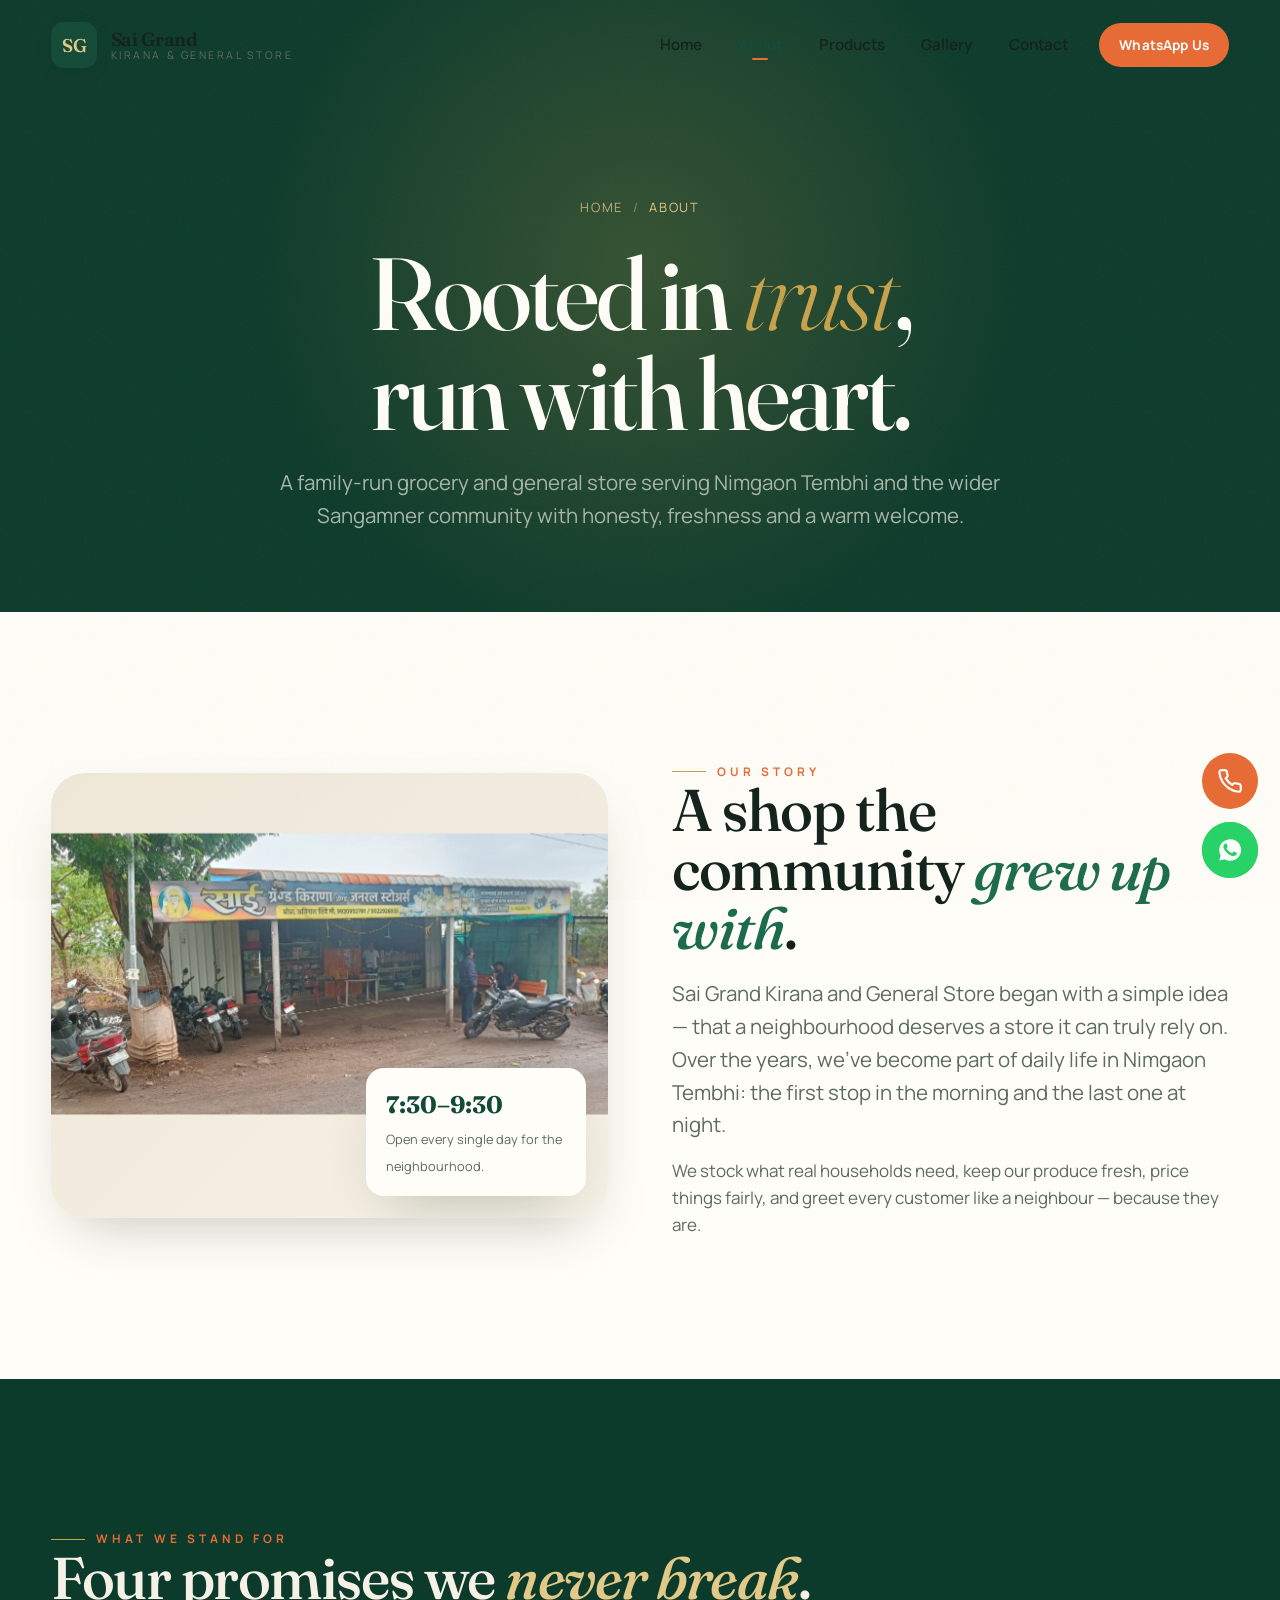
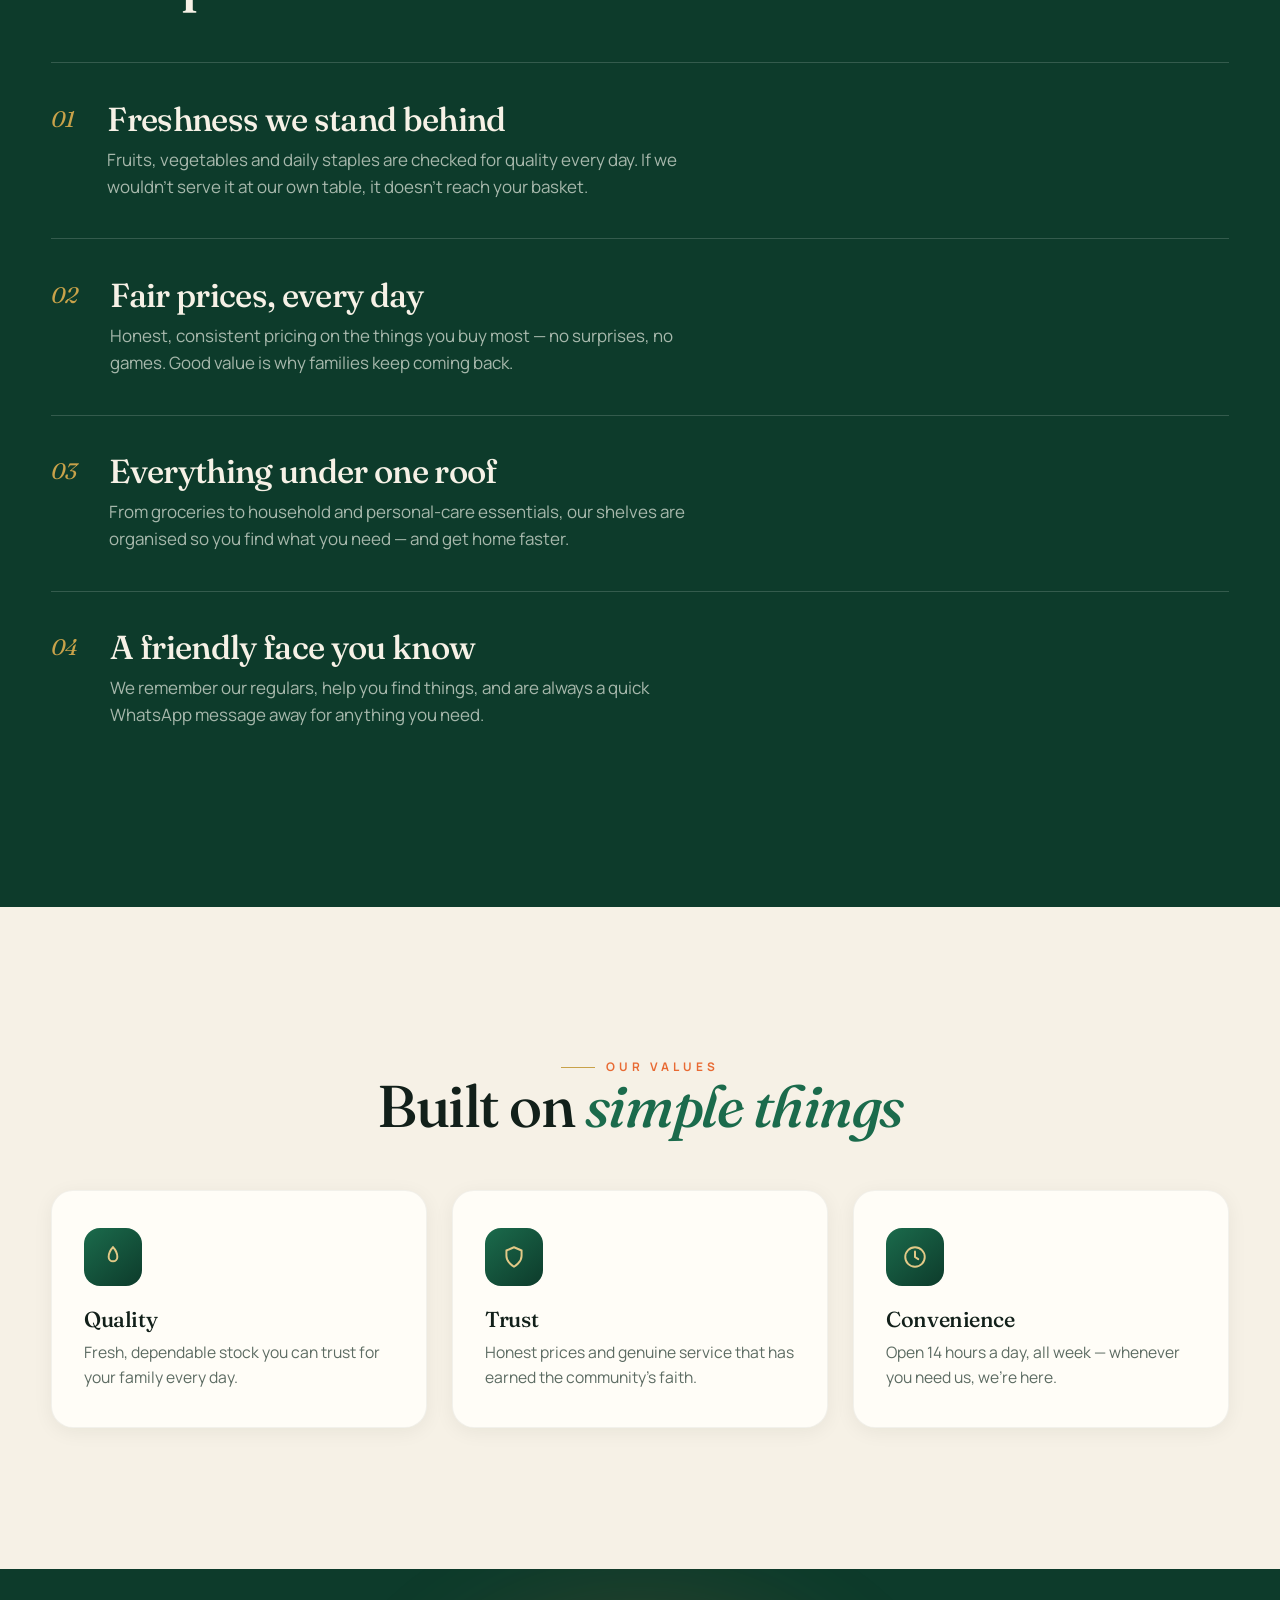
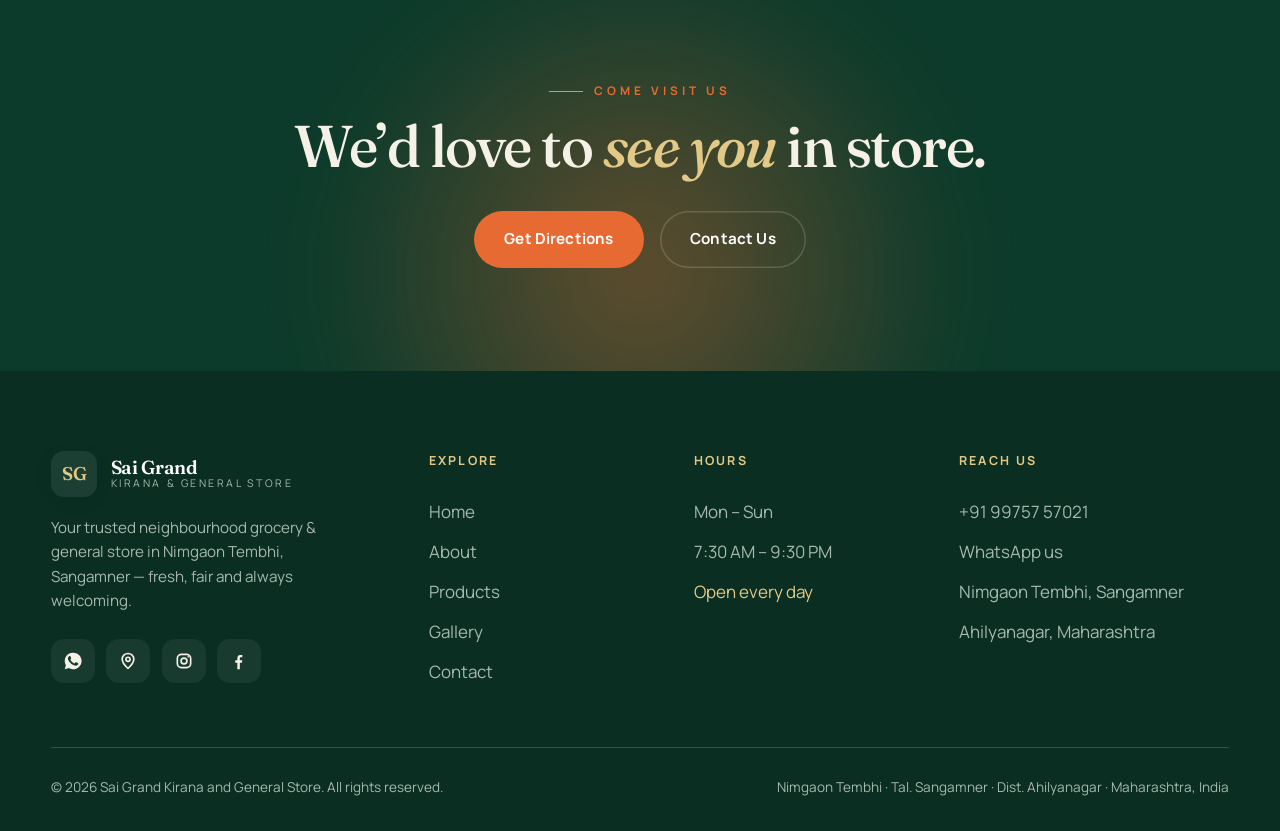
<file: about.html>
<!DOCTYPE html>
<html lang="en">
<head>
<meta charset="UTF-8" />
<meta name="viewport" content="width=device-width, initial-scale=1.0" />
<title>About Us | Sai Grand Kirana and General Store, Nimgaon Tembhi</title>
<meta name="description" content="The story of Sai Grand Kirana and General Store — a trusted neighbourhood grocery in Nimgaon Tembhi, Tal. Sangamner, Dist. Ahilyanagar, Maharashtra. Freshness, fair prices and friendly service, every day." />
<meta name="theme-color" content="#0d3b2b" />
<link rel="canonical" href="https://premium-kirana-7.preview.emergentagent.com/about.html" />
<meta property="og:title" content="About Sai Grand Kirana and General Store" />
<meta property="og:description" content="A neighbourhood grocery built on freshness, fair prices and trust — in Nimgaon Tembhi, Sangamner." />
<meta property="og:image" content="D:\shop\new\sai-grand-store\frontend\site\images\shop\shop.jpeg" />
<link rel="icon" href="data:image/svg+xml,%3Csvg xmlns='http://www.w3.org/2000/svg' viewBox='0 0 100 100'%3E%3Crect width='100' height='100' rx='24' fill='%23124a37'/%3E%3Ctext x='50' y='68' font-family='Georgia' font-size='52' fill='%23e2c987' text-anchor='middle'%3ES%3C/text%3E%3C/svg%3E" />
<link rel="preconnect" href="https://fonts.googleapis.com" />
<link rel="preconnect" href="https://fonts.gstatic.com" crossorigin />
<link href="https://fonts.googleapis.com/css2?family=Fraunces:ital,opsz,wght@0,9..144,300..700;1,9..144,300..600&family=Manrope:wght@300;400;500;600;700;800&display=swap" rel="stylesheet" />
<link rel="stylesheet" href="css/style.css?v=7" />
</head>
<body>
<header class="nav" id="nav">
  <div class="nav__inner container">
    <a class="brand" href="index.html" data-testid="brand-logo"><span class="brand__mark">SG</span><span class="brand__text"><b>Sai Grand</b><em>Kirana &amp; General Store</em></span></a>
    <nav class="nav__links" id="navLinks" data-testid="nav-links">
      <a href="index.html" data-testid="nav-home">Home</a>
      <a href="about.html" class="active" data-testid="nav-about">About</a>
      <a href="products.html" data-testid="nav-products">Products</a>
      <a href="gallery.html" data-testid="nav-gallery">Gallery</a>
      <a href="contact.html" data-testid="nav-contact">Contact</a>
      <a class="btn btn--sm btn--accent nav__cta" href="https://wa.me/919975757021" target="_blank" rel="noopener" data-testid="nav-whatsapp">WhatsApp Us</a>
    </nav>
    <button class="nav__toggle" id="navToggle" aria-label="Toggle menu" data-testid="nav-toggle"><span></span><span></span><span></span></button>
  </div>
</header>

<div id="scroll-content">
  <section class="page-hero" data-testid="page-hero">
    <div class="page-hero__glow"></div>
    <div class="container">
      <div class="crumbs"><a href="index.html">Home</a><span>/</span>About</div>
      <h1 class="display">Rooted in <em>trust</em>,<br>run with heart.</h1>
      <p class="lead">A family-run grocery and general store serving Nimgaon Tembhi and the wider Sangamner community with honesty, freshness and a warm welcome.</p>
    </div>
  </section>

  <section class="section section--paper" data-testid="about-story">
    <div class="container">
      <div class="split">
        <div class="split__media split__media--tall" data-reveal="scale">
          <img data-parallax="0.05" src="images\shop\shop.jpeg" alt="Sai Grand Kirana storefront in the evening" loading="lazy">
          <div class="float-card"><b>7:30–9:30</b><span>Open every single day for the neighbourhood.</span></div>
        </div>
        <div>
          <span class="eyebrow" data-reveal>Our story</span>
          <h2 class="section-title" data-reveal data-delay="1">A shop the community <em>grew up with</em>.</h2>
          <p class="lead" data-reveal data-delay="2" style="margin-top:1.2rem">Sai Grand Kirana and General Store began with a simple idea — that a neighbourhood deserves a store it can truly rely on. Over the years, we’ve become part of daily life in Nimgaon Tembhi: the first stop in the morning and the last one at night.</p>
          <p style="margin-top:1rem;color:var(--muted)" data-reveal data-delay="3">We stock what real households need, keep our produce fresh, price things fairly, and greet every customer like a neighbour — because they are.</p>
        </div>
      </div>
    </div>
  </section>

  <section class="section section--dark on-dark" data-testid="about-manifesto">
    <div class="container">
      <div class="section__head"><span class="eyebrow" data-reveal>What we stand for</span><h2 class="section-title" data-reveal data-delay="1">Four promises we <em>never break</em>.</h2></div>
      <div class="chapter" data-reveal><div class="chapter__num">01</div><div><h3>Freshness we stand behind</h3><p>Fruits, vegetables and daily staples are checked for quality every day. If we wouldn’t serve it at our own table, it doesn’t reach your basket.</p></div></div>
      <div class="chapter" data-reveal><div class="chapter__num">02</div><div><h3>Fair prices, every day</h3><p>Honest, consistent pricing on the things you buy most — no surprises, no games. Good value is why families keep coming back.</p></div></div>
      <div class="chapter" data-reveal><div class="chapter__num">03</div><div><h3>Everything under one roof</h3><p>From groceries to household and personal-care essentials, our shelves are organised so you find what you need — and get home faster.</p></div></div>
      <div class="chapter" data-reveal><div class="chapter__num">04</div><div><h3>A friendly face you know</h3><p>We remember our regulars, help you find things, and are always a quick WhatsApp message away for anything you need.</p></div></div>
    </div>
  </section>

  <section class="section" data-testid="about-values">
    <div class="container">
      <div class="section__head section__head--center"><span class="eyebrow eyebrow--center" data-reveal>Our values</span><h2 class="section-title" data-reveal data-delay="1">Built on <em>simple things</em></h2></div>
      <div class="grid-3">
        <article class="card" data-reveal><div class="card__icon"><svg viewBox="0 0 24 24" fill="none" stroke="currentColor" stroke-width="1.8"><path d="M12 3c3 3 4 6 4 9a4 4 0 11-8 0c0-3 1-6 4-9z"/></svg></div><h3>Quality</h3><p>Fresh, dependable stock you can trust for your family every day.</p></article>
        <article class="card" data-reveal data-delay="1"><div class="card__icon"><svg viewBox="0 0 24 24" fill="none" stroke="currentColor" stroke-width="1.8"><path d="M12 21s-7-4-7-10V6l7-3 7 3v5c0 6-7 10-7 10z" stroke-linejoin="round"/></svg></div><h3>Trust</h3><p>Honest prices and genuine service that has earned the community’s faith.</p></article>
        <article class="card" data-reveal data-delay="2"><div class="card__icon"><svg viewBox="0 0 24 24" fill="none" stroke="currentColor" stroke-width="1.8"><circle cx="12" cy="12" r="9"/><path d="M12 7v5l3 2" stroke-linecap="round"/></svg></div><h3>Convenience</h3><p>Open 14 hours a day, all week — whenever you need us, we’re here.</p></article>
      </div>
    </div>
  </section>

  <section class="cta-band on-dark" data-testid="cta-band">
    <div class="cta-band__glow"></div>
    <div class="container" style="position:relative">
      <span class="eyebrow eyebrow--center" data-reveal>Come visit us</span>
      <h2 class="section-title" data-reveal data-delay="1" style="margin-top:1rem">We’d love to <em>see you</em> in store.</h2>
      <div class="btn-row" data-reveal data-delay="2">
        <a class="btn btn--accent" href="https://maps.app.goo.gl/bv4qHJWyeuJQWHgV9" target="_blank" rel="noopener" data-testid="cta-directions-btn">Get Directions</a>
        <a class="btn btn--ghost" href="contact.html" data-testid="cta-contact-btn">Contact Us</a>
      </div>
    </div>
  </section>

  <footer class="footer" data-testid="footer">
    <div class="container">
      <div class="footer__grid">
        <div class="footer__brand"><a class="brand" href="index.html"><span class="brand__mark">SG</span><span class="brand__text"><b style="color:#fff">Sai Grand</b><em>Kirana &amp; General Store</em></span></a><p>Your trusted neighbourhood grocery &amp; general store in Nimgaon Tembhi, Sangamner — fresh, fair and always welcoming.</p><div class="footer__social" aria-label="Follow us"><a href="https://wa.me/919975757021" target="_blank" rel="noopener" aria-label="WhatsApp"><svg viewBox="0 0 24 24" fill="currentColor"><path d="M12 2a10 10 0 00-8.6 15l-1.3 4.8 4.9-1.3A10 10 0 1012 2zm5.9 14.2c-.2.7-1.4 1.3-2 1.4-.5.1-1.2.1-1.9-.1-.4-.1-1-.3-1.7-.6-3-1.3-5-4.4-5.1-4.6-.2-.2-1.3-1.7-1.3-3.2s.8-2.3 1.1-2.6c.3-.3.6-.4.8-.4h.6c.2 0 .4 0 .6.5l.8 2c.1.2.1.4 0 .5l-.4.6-.3.4c-.2.2-.3.4-.1.7.2.3.9 1.4 1.9 2.3 1.3 1.1 2.3 1.5 2.6 1.6.3.1.5.1.7-.1l.9-1.1c.2-.2.4-.2.6-.1l2 1c.3.1.5.2.5.4.1.2.1.9-.1 1.6z"/></svg></a><a href="https://maps.app.goo.gl/bv4qHJWyeuJQWHgV9" target="_blank" rel="noopener" aria-label="Google Maps"><svg viewBox="0 0 24 24" fill="none" stroke="currentColor" stroke-width="2"><path d="M12 21s-7-6.3-7-11a7 7 0 1114 0c0 4.7-7 11-7 11z" stroke-linejoin="round"/><circle cx="12" cy="10" r="2.5"/></svg></a><a href="#" aria-label="Instagram"><svg viewBox="0 0 24 24" fill="none" stroke="currentColor" stroke-width="2"><rect x="4" y="4" width="16" height="16" rx="5"/><circle cx="12" cy="12" r="3.5"/><circle cx="17" cy="7" r="1" fill="currentColor" stroke="none"/></svg></a><a href="#" aria-label="Facebook"><svg viewBox="0 0 24 24" fill="currentColor"><path d="M13 22v-8h2.5l.5-3H13V9c0-.9.3-1.5 1.6-1.5H16V4.8C15.7 4.8 14.7 4.7 13.6 4.7 11.2 4.7 10 6.1 10 8.7V11H7.5v3H10v8h3z"/></svg></a></div></div>
        <div class="footer__col"><h5>Explore</h5><a href="index.html">Home</a><a href="about.html">About</a><a href="products.html">Products</a><a href="gallery.html">Gallery</a><a href="contact.html">Contact</a></div>
        <div class="footer__col"><h5>Hours</h5><a>Mon – Sun</a><a>7:30 AM – 9:30 PM</a><a style="color:#e2c987">Open every day</a></div>
        <div class="footer__col"><h5>Reach us</h5><a href="tel:+919975757021">+91 99757 57021</a><a href="https://wa.me/919975757021" target="_blank" rel="noopener">WhatsApp us</a><a href="https://maps.app.goo.gl/bv4qHJWyeuJQWHgV9" target="_blank" rel="noopener">Nimgaon Tembhi, Sangamner</a><a>Ahilyanagar, Maharashtra</a></div>
      </div>
      <div class="footer__bottom"><span>© <span id="year">2026</span> Sai Grand Kirana and General Store. All rights reserved.</span><span>Nimgaon Tembhi · Tal. Sangamner · Dist. Ahilyanagar · Maharashtra, India</span></div>
    </div>
  </footer>
</div>

<div class="fab" data-testid="floating-actions">
  <a class="fab__btn fab__btn--call" href="tel:+919975757021" aria-label="Call the store" data-testid="fab-call"><svg viewBox="0 0 24 24" fill="none" stroke="currentColor" stroke-width="2"><path d="M22 16.9v3a2 2 0 01-2.2 2 19.8 19.8 0 01-8.6-3 19.5 19.5 0 01-6-6 19.8 19.8 0 01-3-8.7A2 2 0 014.1 2h3a2 2 0 012 1.7c.1.9.3 1.8.6 2.7a2 2 0 01-.5 2.1L8.1 9.6a16 16 0 006 6l1.1-1.1a2 2 0 012.1-.5c.9.3 1.8.5 2.7.6a2 2 0 011.9 2.3z"/></svg></a>
  <a class="fab__btn fab__btn--wa" href="https://wa.me/919975757021" target="_blank" rel="noopener" aria-label="WhatsApp the store" data-testid="fab-whatsapp"><svg viewBox="0 0 24 24" fill="currentColor"><path d="M12 2a10 10 0 00-8.6 15l-1.3 4.8 4.9-1.3A10 10 0 1012 2zm5.9 14.2c-.2.7-1.4 1.3-2 1.4-.5.1-1.2.1-1.9-.1-.4-.1-1-.3-1.7-.6-3-1.3-5-4.4-5.1-4.6-.2-.2-1.3-1.7-1.3-3.2s.8-2.3 1.1-2.6c.3-.3.6-.4.8-.4h.6c.2 0 .4 0 .6.5l.8 2c.1.2.1.4 0 .5l-.4.6-.3.4c-.2.2-.3.4-.1.7.2.3.9 1.4 1.9 2.3 1.3 1.1 2.3 1.5 2.6 1.6.3.1.5.1.7-.1l.9-1.1c.2-.2.4-.2.6-.1l2 1c.3.1.5.2.5.4.1.2.1.9-.1 1.6z"/></svg></a>
</div>
<script src="js/main.js?v=7"></script>
</body>
</html>
</file>
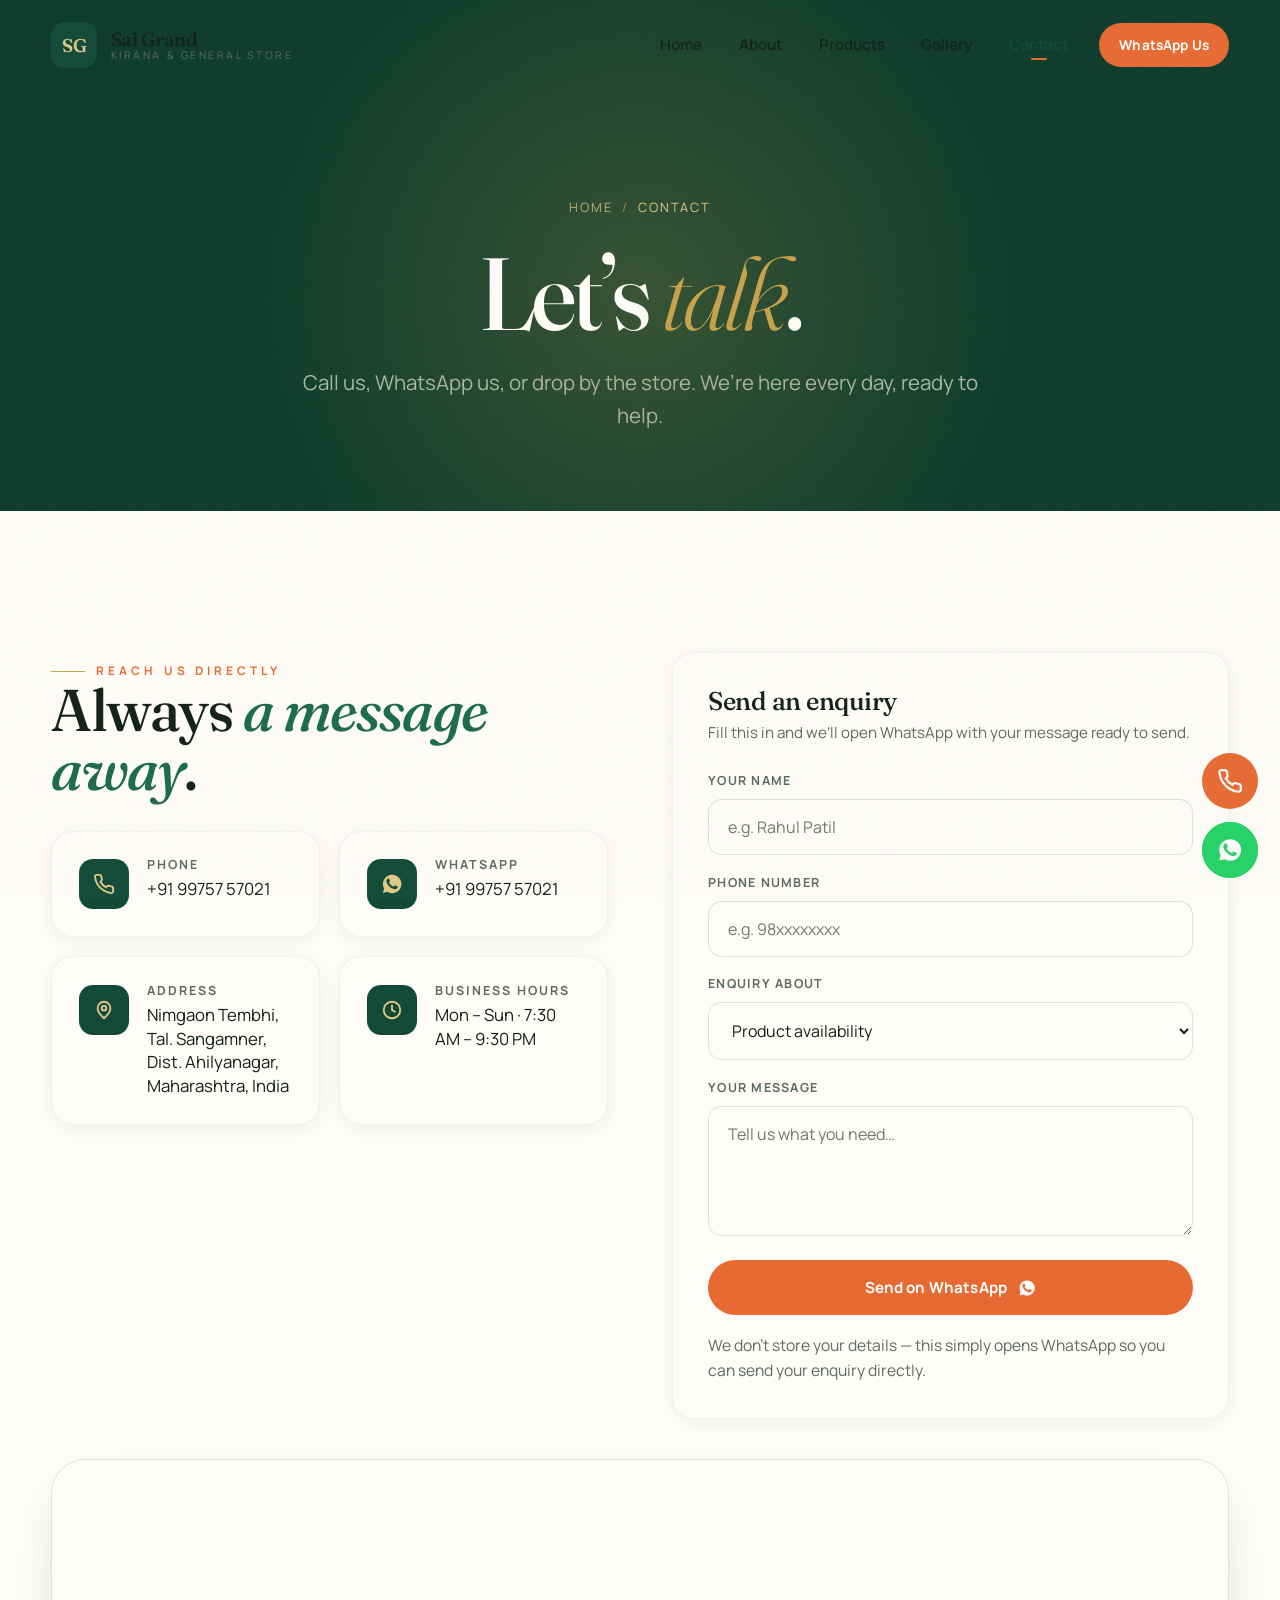
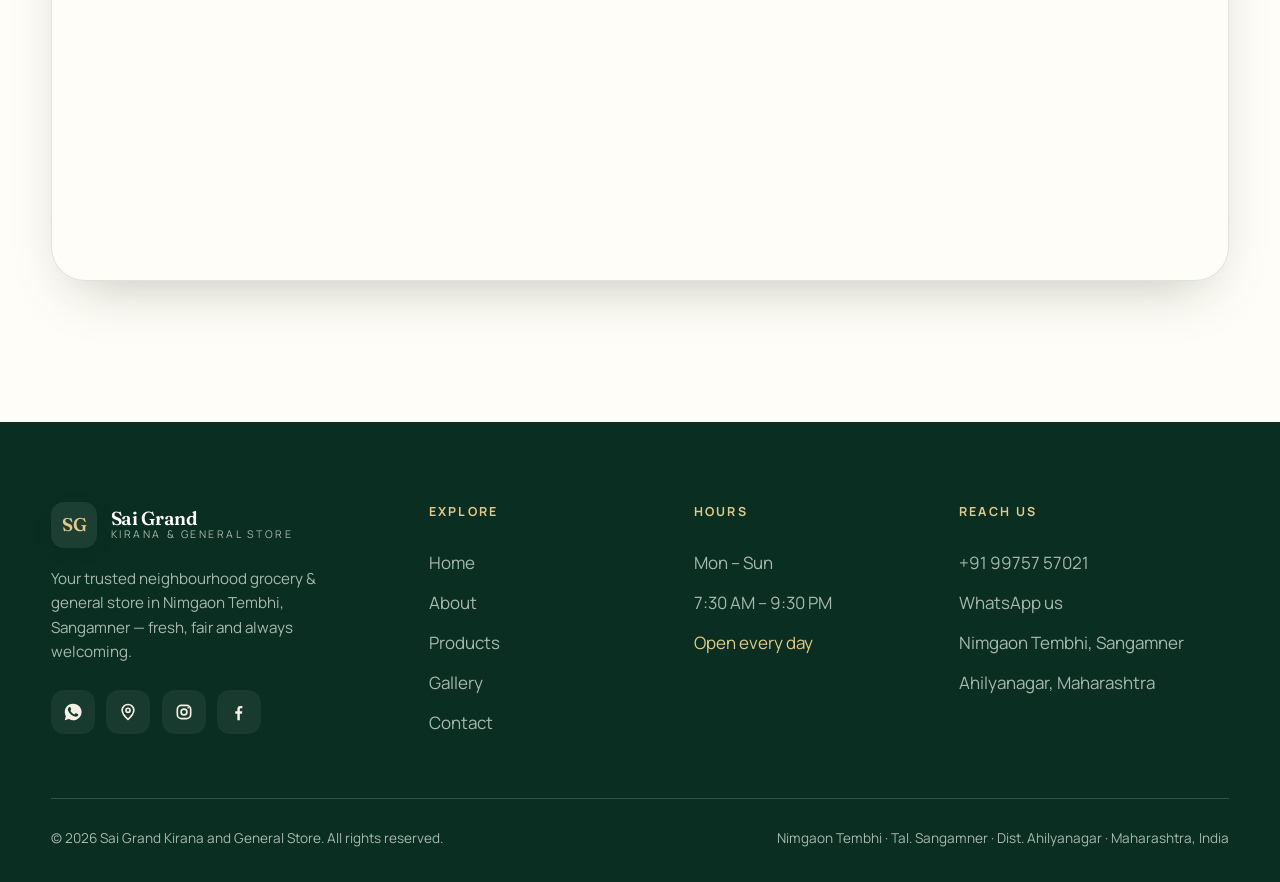
<file: contact.html>
<!DOCTYPE html>
<html lang="en">
<head>
<meta charset="UTF-8" />
<meta name="viewport" content="width=device-width, initial-scale=1.0" />
<title>Contact | Sai Grand Kirana and General Store — Nimgaon Tembhi, Sangamner</title>
<meta name="description" content="Contact Sai Grand Kirana and General Store in Nimgaon Tembhi, Tal. Sangamner, Dist. Ahilyanagar, Maharashtra. Call or WhatsApp +91 99757 57021. Open Mon–Sun, 7:30 AM – 9:30 PM. Get directions on Google Maps." />
<meta name="theme-color" content="#0d3b2b" />
<link rel="canonical" href="https://premium-kirana-7.preview.emergentagent.com/contact.html" />
<meta property="og:title" content="Contact — Sai Grand Kirana and General Store" />
<meta property="og:description" content="Call or WhatsApp +91 99757 57021 · Nimgaon Tembhi, Sangamner · Open every day 7:30 AM – 9:30 PM." />
<meta property="og:image" content="https://images.pexels.com/photos/12805817/pexels-photo-12805817.jpeg?auto=compress&cs=tinysrgb&w=1100" />
<link rel="icon" href="data:image/svg+xml,%3Csvg xmlns='http://www.w3.org/2000/svg' viewBox='0 0 100 100'%3E%3Crect width='100' height='100' rx='24' fill='%23124a37'/%3E%3Ctext x='50' y='68' font-family='Georgia' font-size='52' fill='%23e2c987' text-anchor='middle'%3ES%3C/text%3E%3C/svg%3E" />
<link rel="preconnect" href="https://fonts.googleapis.com" />
<link rel="preconnect" href="https://fonts.gstatic.com" crossorigin />
<link href="https://fonts.googleapis.com/css2?family=Fraunces:ital,opsz,wght@0,9..144,300..700;1,9..144,300..600&family=Manrope:wght@300;400;500;600;700;800&display=swap" rel="stylesheet" />
<link rel="stylesheet" href="css/style.css?v=7" />
<script type="application/ld+json">
{"@context":"https://schema.org","@type":"GroceryStore","name":"Sai Grand Kirana and General Store","telephone":"+91-9975757021","address":{"@type":"PostalAddress","streetAddress":"Nimgaon Tembhi, Tal. Sangamner","addressLocality":"Sangamner","addressRegion":"Maharashtra","addressCountry":"IN"},"openingHoursSpecification":[{"@type":"OpeningHoursSpecification","dayOfWeek":["Monday","Tuesday","Wednesday","Thursday","Friday","Saturday","Sunday"],"opens":"07:30","closes":"21:30"}],"hasMap":"https://maps.app.goo.gl/bv4qHJWyeuJQWHgV9"}
</script>
</head>
<body>
<header class="nav" id="nav">
  <div class="nav__inner container">
    <a class="brand" href="index.html" data-testid="brand-logo"><span class="brand__mark">SG</span><span class="brand__text"><b>Sai Grand</b><em>Kirana &amp; General Store</em></span></a>
    <nav class="nav__links" id="navLinks" data-testid="nav-links">
      <a href="index.html" data-testid="nav-home">Home</a>
      <a href="about.html" data-testid="nav-about">About</a>
      <a href="products.html" data-testid="nav-products">Products</a>
      <a href="gallery.html" data-testid="nav-gallery">Gallery</a>
      <a href="contact.html" class="active" data-testid="nav-contact">Contact</a>
      <a class="btn btn--sm btn--accent nav__cta" href="https://wa.me/919975757021" target="_blank" rel="noopener" data-testid="nav-whatsapp">WhatsApp Us</a>
    </nav>
    <button class="nav__toggle" id="navToggle" aria-label="Toggle menu" data-testid="nav-toggle"><span></span><span></span><span></span></button>
  </div>
</header>

<div id="scroll-content">
  <section class="page-hero" data-testid="page-hero">
    <div class="page-hero__glow"></div>
    <div class="container">
      <div class="crumbs"><a href="index.html">Home</a><span>/</span>Contact</div>
      <h1 class="display">Let’s <em>talk</em>.</h1>
      <p class="lead">Call us, WhatsApp us, or drop by the store. We’re here every day, ready to help.</p>
    </div>
  </section>

  <section class="section section--paper" data-testid="contact">
    <div class="container">
      <div class="split" style="align-items:start">
        <div>
          <span class="eyebrow" data-reveal>Reach us directly</span>
          <h2 class="section-title" data-reveal data-delay="1">Always <em>a message away</em>.</h2>
          <div class="info-grid" style="margin-top:2rem">
            <a class="info" href="tel:+919975757021" data-reveal data-testid="info-phone">
              <span class="info__ic"><svg viewBox="0 0 24 24" fill="none" stroke="currentColor" stroke-width="2"><path d="M22 16.9v3a2 2 0 01-2.2 2 19.8 19.8 0 01-8.6-3 19.5 19.5 0 01-6-6 19.8 19.8 0 01-3-8.7A2 2 0 014.1 2h3a2 2 0 012 1.7c.1.9.3 1.8.6 2.7a2 2 0 01-.5 2.1L8.1 9.6a16 16 0 006 6l1.1-1.1a2 2 0 012.1-.5c.9.3 1.8.5 2.7.6a2 2 0 011.9 2.3z"/></svg></span>
              <div><h4>Phone</h4><p>+91 99757 57021</p></div>
            </a>
            <a class="info" href="https://wa.me/919975757021" target="_blank" rel="noopener" data-reveal data-delay="1" data-testid="info-whatsapp">
              <span class="info__ic"><svg viewBox="0 0 24 24" fill="currentColor"><path d="M12 2a10 10 0 00-8.6 15l-1.3 4.8 4.9-1.3A10 10 0 1012 2zm5.9 14.2c-.2.7-1.4 1.3-2 1.4-.5.1-1.2.1-1.9-.1-.4-.1-1-.3-1.7-.6-3-1.3-5-4.4-5.1-4.6-.2-.2-1.3-1.7-1.3-3.2s.8-2.3 1.1-2.6c.3-.3.6-.4.8-.4h.6c.2 0 .4 0 .6.5l.8 2c.1.2.1.4 0 .5l-.4.6-.3.4c-.2.2-.3.4-.1.7.2.3.9 1.4 1.9 2.3 1.3 1.1 2.3 1.5 2.6 1.6.3.1.5.1.7-.1l.9-1.1c.2-.2.4-.2.6-.1l2 1c.3.1.5.2.5.4.1.2.1.9-.1 1.6z"/></svg></span>
              <div><h4>WhatsApp</h4><p>+91 99757 57021</p></div>
            </a>
            <a class="info" href="https://maps.app.goo.gl/bv4qHJWyeuJQWHgV9" target="_blank" rel="noopener" data-reveal data-delay="1" data-testid="info-address">
              <span class="info__ic"><svg viewBox="0 0 24 24" fill="none" stroke="currentColor" stroke-width="2"><path d="M12 21s-7-6.3-7-11a7 7 0 1114 0c0 4.7-7 11-7 11z" stroke-linejoin="round"/><circle cx="12" cy="10" r="2.5"/></svg></span>
              <div><h4>Address</h4><p>Nimgaon Tembhi, Tal. Sangamner, Dist. Ahilyanagar, Maharashtra, India</p></div>
            </a>
            <div class="info" data-reveal data-delay="2" data-testid="info-hours">
              <span class="info__ic"><svg viewBox="0 0 24 24" fill="none" stroke="currentColor" stroke-width="2"><circle cx="12" cy="12" r="9"/><path d="M12 7v5l3 2" stroke-linecap="round"/></svg></span>
              <div><h4>Business Hours</h4><p>Mon – Sun · 7:30 AM – 9:30 PM</p></div>
            </div>
          </div>
        </div>

        <div data-reveal="scale" data-delay="1">
          <div class="card" style="padding:2.2rem">
            <h3 style="font-size:1.6rem;margin-bottom:.4rem">Send an enquiry</h3>
            <p style="color:var(--muted);margin-bottom:1.6rem;font-size:.95rem">Fill this in and we’ll open WhatsApp with your message ready to send.</p>
            <form class="form" id="enquiryForm" data-testid="enquiry-form">
              <div class="field"><label for="name">Your name</label><input id="name" name="name" type="text" placeholder="e.g. Rahul Patil" required data-testid="form-name"></div>
              <div class="field"><label for="phone">Phone number</label><input id="phone" name="phone" type="tel" placeholder="e.g. 98xxxxxxxx" required data-testid="form-phone"></div>
              <div class="field"><label for="subject">Enquiry about</label>
                <select id="subject" name="subject" data-testid="form-subject">
                  <option>Product availability</option>
                  <option>Price enquiry</option>
                  <option>Bulk / monthly order</option>
                  <option>General question</option>
                </select>
              </div>
              <div class="field"><label for="message">Your message</label><textarea id="message" name="message" placeholder="Tell us what you need…" required data-testid="form-message"></textarea></div>
              <button type="submit" class="btn btn--accent" style="justify-content:center" data-testid="form-submit">
                Send on WhatsApp
                <svg viewBox="0 0 24 24" fill="currentColor" style="width:18px;height:18px"><path d="M12 2a10 10 0 00-8.6 15l-1.3 4.8 4.9-1.3A10 10 0 1012 2zm5.9 14.2c-.2.7-1.4 1.3-2 1.4-.5.1-1.2.1-1.9-.1-.4-.1-1-.3-1.7-.6-3-1.3-5-4.4-5.1-4.6-.2-.2-1.3-1.7-1.3-3.2s.8-2.3 1.1-2.6c.3-.3.6-.4.8-.4h.6c.2 0 .4 0 .6.5l.8 2c.1.2.1.4 0 .5l-.4.6-.3.4c-.2.2-.3.4-.1.7.2.3.9 1.4 1.9 2.3 1.3 1.1 2.3 1.5 2.6 1.6.3.1.5.1.7-.1l.9-1.1c.2-.2.4-.2.6-.1l2 1c.3.1.5.2.5.4.1.2.1.9-.1 1.6z"/></svg>
              </button>
              <p class="form-note" id="formSuccess" style="display:none;align-items:center;gap:.5rem;color:var(--green-600)" data-testid="form-success">✓ Opening WhatsApp with your message…</p>
              <p class="form-note">We don’t store your details — this simply opens WhatsApp so you can send your enquiry directly.</p>
            </form>
          </div>
        </div>
      </div>

      <div class="map-wrap" style="margin-top:2.5rem" data-reveal data-testid="contact-map">
        <iframe title="Sai Grand Kirana location map" src="https://www.google.com/maps?q=Nimgaon%20Tembhi,%20Sangamner,%20Ahilyanagar,%20Maharashtra&output=embed" loading="lazy" referrerpolicy="no-referrer-when-downgrade"></iframe>
      </div>
    </div>
  </section>

  <footer class="footer" data-testid="footer">
    <div class="container">
      <div class="footer__grid">
        <div class="footer__brand"><a class="brand" href="index.html"><span class="brand__mark">SG</span><span class="brand__text"><b style="color:#fff">Sai Grand</b><em>Kirana &amp; General Store</em></span></a><p>Your trusted neighbourhood grocery &amp; general store in Nimgaon Tembhi, Sangamner — fresh, fair and always welcoming.</p><div class="footer__social" aria-label="Follow us"><a href="https://wa.me/919975757021" target="_blank" rel="noopener" aria-label="WhatsApp"><svg viewBox="0 0 24 24" fill="currentColor"><path d="M12 2a10 10 0 00-8.6 15l-1.3 4.8 4.9-1.3A10 10 0 1012 2zm5.9 14.2c-.2.7-1.4 1.3-2 1.4-.5.1-1.2.1-1.9-.1-.4-.1-1-.3-1.7-.6-3-1.3-5-4.4-5.1-4.6-.2-.2-1.3-1.7-1.3-3.2s.8-2.3 1.1-2.6c.3-.3.6-.4.8-.4h.6c.2 0 .4 0 .6.5l.8 2c.1.2.1.4 0 .5l-.4.6-.3.4c-.2.2-.3.4-.1.7.2.3.9 1.4 1.9 2.3 1.3 1.1 2.3 1.5 2.6 1.6.3.1.5.1.7-.1l.9-1.1c.2-.2.4-.2.6-.1l2 1c.3.1.5.2.5.4.1.2.1.9-.1 1.6z"/></svg></a><a href="https://maps.app.goo.gl/bv4qHJWyeuJQWHgV9" target="_blank" rel="noopener" aria-label="Google Maps"><svg viewBox="0 0 24 24" fill="none" stroke="currentColor" stroke-width="2"><path d="M12 21s-7-6.3-7-11a7 7 0 1114 0c0 4.7-7 11-7 11z" stroke-linejoin="round"/><circle cx="12" cy="10" r="2.5"/></svg></a><a href="#" aria-label="Instagram"><svg viewBox="0 0 24 24" fill="none" stroke="currentColor" stroke-width="2"><rect x="4" y="4" width="16" height="16" rx="5"/><circle cx="12" cy="12" r="3.5"/><circle cx="17" cy="7" r="1" fill="currentColor" stroke="none"/></svg></a><a href="#" aria-label="Facebook"><svg viewBox="0 0 24 24" fill="currentColor"><path d="M13 22v-8h2.5l.5-3H13V9c0-.9.3-1.5 1.6-1.5H16V4.8C15.7 4.8 14.7 4.7 13.6 4.7 11.2 4.7 10 6.1 10 8.7V11H7.5v3H10v8h3z"/></svg></a></div></div>
        <div class="footer__col"><h5>Explore</h5><a href="index.html">Home</a><a href="about.html">About</a><a href="products.html">Products</a><a href="gallery.html">Gallery</a><a href="contact.html">Contact</a></div>
        <div class="footer__col"><h5>Hours</h5><a>Mon – Sun</a><a>7:30 AM – 9:30 PM</a><a style="color:#e2c987">Open every day</a></div>
        <div class="footer__col"><h5>Reach us</h5><a href="tel:+919975757021">+91 99757 57021</a><a href="https://wa.me/919975757021" target="_blank" rel="noopener">WhatsApp us</a><a href="https://maps.app.goo.gl/bv4qHJWyeuJQWHgV9" target="_blank" rel="noopener">Nimgaon Tembhi, Sangamner</a><a>Ahilyanagar, Maharashtra</a></div>
      </div>
      <div class="footer__bottom"><span>© <span id="year">2026</span> Sai Grand Kirana and General Store. All rights reserved.</span><span>Nimgaon Tembhi · Tal. Sangamner · Dist. Ahilyanagar · Maharashtra, India</span></div>
    </div>
  </footer>
</div>

<div class="fab" data-testid="floating-actions">
  <a class="fab__btn fab__btn--call" href="tel:+919975757021" aria-label="Call the store" data-testid="fab-call"><svg viewBox="0 0 24 24" fill="none" stroke="currentColor" stroke-width="2"><path d="M22 16.9v3a2 2 0 01-2.2 2 19.8 19.8 0 01-8.6-3 19.5 19.5 0 01-6-6 19.8 19.8 0 01-3-8.7A2 2 0 014.1 2h3a2 2 0 012 1.7c.1.9.3 1.8.6 2.7a2 2 0 01-.5 2.1L8.1 9.6a16 16 0 006 6l1.1-1.1a2 2 0 012.1-.5c.9.3 1.8.5 2.7.6a2 2 0 011.9 2.3z"/></svg></a>
  <a class="fab__btn fab__btn--wa" href="https://wa.me/919975757021" target="_blank" rel="noopener" aria-label="WhatsApp the store" data-testid="fab-whatsapp"><svg viewBox="0 0 24 24" fill="currentColor"><path d="M12 2a10 10 0 00-8.6 15l-1.3 4.8 4.9-1.3A10 10 0 1012 2zm5.9 14.2c-.2.7-1.4 1.3-2 1.4-.5.1-1.2.1-1.9-.1-.4-.1-1-.3-1.7-.6-3-1.3-5-4.4-5.1-4.6-.2-.2-1.3-1.7-1.3-3.2s.8-2.3 1.1-2.6c.3-.3.6-.4.8-.4h.6c.2 0 .4 0 .6.5l.8 2c.1.2.1.4 0 .5l-.4.6-.3.4c-.2.2-.3.4-.1.7.2.3.9 1.4 1.9 2.3 1.3 1.1 2.3 1.5 2.6 1.6.3.1.5.1.7-.1l.9-1.1c.2-.2.4-.2.6-.1l2 1c.3.1.5.2.5.4.1.2.1.9-.1 1.6z"/></svg></a>
</div>
<script src="js/main.js?v=7"></script>
</body>
</html>
</file>
<file: css/style.css>
/* =========================================================
   Sai Grand Kirana & General Store — Design System
   Pure CSS3. No frameworks.
   Art direction: "Editorial Provisions" — deep forest green,
   warm ivory, orange accent, gold hairlines.
   ========================================================= */

:root{
  --green-900:#0a2e22;
  --green-800:#0d3b2b;
  --green-700:#124a37;
  --green-600:#1b6b4c;
  --green-500:#2f8f63;
  --ivory:#f6f1e6;
  --ivory-2:#efe8d8;
  --paper:#fffdf7;
  --white:#ffffff;
  --orange:#e86a33;
  --orange-600:#d65a26;
  --gold:#c8a24a;
  --gold-2:#e2c987;
  --ink:#12201a;
  --muted:#5c6b62;
  --muted-light:#a7b8ac;
  --line:rgba(18,32,26,.12);
  --line-light:rgba(255,255,255,.16);

  --serif:"Fraunces",Georgia,serif;
  --sans:"Manrope",-apple-system,system-ui,sans-serif;

  --container:1240px;
  --radius:22px;
  --radius-lg:34px;
  --radius-sm:14px;

  --shadow-sm:0 4px 20px rgba(12,32,24,.06);
  --shadow:0 24px 60px -24px rgba(12,32,24,.28);
  --shadow-lg:0 40px 90px -30px rgba(12,32,24,.4);

  --ease:cubic-bezier(.16,1,.3,1);
}

*{margin:0;padding:0;box-sizing:border-box}
html{-webkit-text-size-adjust:100%;scroll-behavior:smooth}
body{
  font-family:var(--sans);
  background:var(--ivory);
  color:var(--ink);
  line-height:1.6;
  font-weight:400;
  overflow-x:hidden;
  -webkit-font-smoothing:antialiased;
  font-size:17px;
}
img{display:block;max-width:100%;height:auto}
a{color:inherit;text-decoration:none}
button{font-family:inherit;cursor:pointer;border:none;background:none;color:inherit}
::selection{background:var(--orange);color:#fff}

/* grain overlay */
body::after{
  content:"";position:fixed;inset:0;z-index:9999;pointer-events:none;opacity:.045;
  background-image:url("data:image/svg+xml,%3Csvg xmlns='http://www.w3.org/2000/svg' width='140' height='140'%3E%3Cfilter id='n'%3E%3CfeTurbulence type='fractalNoise' baseFrequency='.85' numOctaves='2'/%3E%3C/filter%3E%3Crect width='100%25' height='100%25' filter='url(%23n)'/%3E%3C/svg%3E");
}

.container{width:min(var(--container),92vw);margin-inline:auto}

/* ---------- typography ---------- */
h1,h2,h3,h4{font-family:var(--serif);font-weight:500;line-height:1.03;letter-spacing:-.02em}
.eyebrow{
  font-family:var(--sans);font-weight:700;font-size:.74rem;letter-spacing:.34em;
  text-transform:uppercase;display:inline-flex;align-items:center;gap:.7rem;color:var(--orange);
}
.eyebrow::before{content:"";width:34px;height:1px;background:var(--gold)}
.eyebrow--center{justify-content:center}
.display{
  font-family:var(--serif);font-weight:500;
  font-size:clamp(2.9rem,8vw,6.6rem);line-height:.98;letter-spacing:-.03em;
}
.display em{font-style:italic;font-weight:300;color:var(--gold)}
h2.section-title{font-size:clamp(2.1rem,4.6vw,3.7rem);line-height:1;letter-spacing:-.025em}
h2.section-title em{font-style:italic;color:var(--green-600)}
.lead{font-size:clamp(1.05rem,1.6vw,1.28rem);color:var(--muted);max-width:60ch}
.on-dark .lead{color:var(--muted-light)}
.on-dark h2.section-title em{color:var(--gold-2)}

/* ---------- buttons ---------- */
.btn{
  --bg:var(--ink);--fg:#fff;
  display:inline-flex;align-items:center;gap:.7rem;
  background:var(--bg);color:var(--fg);
  padding:1.05rem 1.9rem;border-radius:999px;
  font-weight:700;font-size:.95rem;letter-spacing:.01em;
  position:relative;overflow:hidden;isolation:isolate;
  transition:transform .5s var(--ease),box-shadow .5s var(--ease),color .4s var(--ease);
}
.btn svg{width:18px;height:18px;transition:transform .5s var(--ease)}
.btn::before{
  content:"";position:absolute;inset:0;z-index:-1;border-radius:inherit;
  background:var(--hover,var(--orange));transform:translateY(101%);transition:transform .5s var(--ease);
}
.btn:hover{transform:translateY(-3px);box-shadow:var(--shadow)}
.btn:hover::before{transform:translateY(0)}
.btn:hover svg{transform:translateX(4px)}
.btn--accent{--bg:var(--orange);--fg:#fff;--hover:var(--ink)}
.btn--green{--bg:var(--green-700);--fg:#fff;--hover:var(--orange)}
.btn--gold{--bg:var(--gold);--fg:var(--ink);--hover:var(--ink)}
.btn--gold:hover{color:#fff}
.btn--ghost{--bg:transparent;--fg:var(--ink);box-shadow:inset 0 0 0 1.5px var(--line)}
.on-dark .btn--ghost{--fg:#fff;box-shadow:inset 0 0 0 1.5px var(--line-light);--hover:#fff}
.on-dark .btn--ghost:hover{color:var(--ink)}
.btn--sm{padding:.7rem 1.25rem;font-size:.85rem}

/* ---------- navigation ---------- */
.nav{
  position:fixed;top:0;left:0;width:100%;z-index:1000;
  transition:transform .5s var(--ease),background .5s var(--ease),box-shadow .5s var(--ease),padding .5s var(--ease);
  padding:1.4rem 0;
}
.nav.scrolled{
  padding:.7rem 0;background:rgba(246,241,230,.72);
  backdrop-filter:blur(18px) saturate(1.4);-webkit-backdrop-filter:blur(18px) saturate(1.4);
  box-shadow:0 1px 0 var(--line),var(--shadow-sm);
}
.nav.hidden{transform:translateY(-100%)}
.nav__inner{display:flex;align-items:center;justify-content:space-between;gap:2rem}
.brand{display:flex;align-items:center;gap:.85rem}
.brand__mark{
  width:46px;height:46px;flex:none;border-radius:13px;display:grid;place-items:center;
  background:var(--green-700);color:var(--gold-2);font-family:var(--serif);font-weight:600;font-size:1.15rem;
  box-shadow:var(--shadow-sm);letter-spacing:-.03em;
}
.brand__text{display:flex;flex-direction:column;line-height:1.05}
.brand__text b{font-family:var(--serif);font-weight:600;font-size:1.18rem;letter-spacing:-.02em}
.brand__text em{font-style:normal;font-size:.66rem;letter-spacing:.24em;text-transform:uppercase;color:var(--muted)}
.nav__links{display:flex;align-items:center;gap:.4rem}
.nav__links>a:not(.btn){
  padding:.5rem .95rem;border-radius:999px;font-weight:600;font-size:.95rem;position:relative;
  transition:color .3s var(--ease),background .3s var(--ease);
}
.nav__links>a:not(.btn)::after{
  content:"";position:absolute;left:50%;bottom:.32rem;width:0;height:2px;background:var(--orange);
  border-radius:2px;transform:translateX(-50%);transition:width .35s var(--ease);
}
.nav__links>a:not(.btn):hover::after,.nav__links>a.active::after{width:16px}
.nav__links>a.active{color:var(--green-700)}
.nav__cta{margin-left:.6rem}
.nav__toggle{display:none;width:46px;height:46px;flex-direction:column;gap:5px;align-items:center;justify-content:center;border-radius:12px}
.nav__toggle span{width:22px;height:2px;background:var(--ink);border-radius:2px;transition:transform .4s var(--ease),opacity .3s}
.nav__toggle.open span:nth-child(1){transform:translateY(7px) rotate(45deg)}
.nav__toggle.open span:nth-child(2){opacity:0}
.nav__toggle.open span:nth-child(3){transform:translateY(-7px) rotate(-45deg)}

/* ---------- scroll content wrapper ---------- */
#scroll-content{position:relative}

/* ---------- hero ---------- */
.hero{position:relative;padding:14rem 0 5rem;overflow:hidden}
.hero__bg{
  position:absolute;inset:0;z-index:-2;
  background:radial-gradient(120% 90% at 80% 0%,var(--green-700) 0%,var(--green-900) 55%,#061d15 100%);
}
.hero__grid{
  display:grid;grid-template-columns:1.15fr .85fr;gap:3rem;align-items:end;
}
.hero__title{color:var(--ivory)}
.hero__title .display{color:var(--paper)}
.hero__title .display{line-height:1.04}
.reveal-mask{display:block;overflow:hidden;padding-bottom:.22em;margin-bottom:-.16em}
.reveal-mask>span{display:block;transform:translateY(115%);animation:lineUp 1.05s var(--ease) forwards}
.reveal-mask:nth-child(2)>span{animation-delay:.09s}
.reveal-mask:nth-child(3)>span{animation-delay:.18s}
.reveal-mask:nth-child(4)>span{animation-delay:.27s}
.hero__meta{margin-top:2.2rem;display:flex;flex-wrap:wrap;gap:1rem;opacity:0;animation:fadeUp .9s var(--ease) .55s forwards}
.hero__side{opacity:0;animation:fadeUp 1.1s var(--ease) .35s forwards}
@keyframes lineUp{to{transform:translateY(0)}}
@keyframes fadeUp{from{opacity:0;transform:translateY(26px)}to{opacity:1;transform:none}}
@keyframes fadeIn{to{opacity:1}}
.hero__card{
  position:relative;border-radius:var(--radius-lg);overflow:hidden;box-shadow:var(--shadow-lg);
  aspect-ratio:3/3.6;
}
.hero__card img{width:100%;height:100%;object-fit:cover}
.hero__badge{
  position:absolute;left:1.2rem;bottom:1.2rem;right:1.2rem;
  background:rgba(255,253,247,.9);backdrop-filter:blur(12px);
  border-radius:18px;padding:1rem 1.2rem;display:flex;align-items:center;justify-content:space-between;gap:1rem;
  box-shadow:var(--shadow-sm);
}
.hero__badge b{font-family:var(--serif);font-size:1.05rem}
.hero__badge span{font-size:.78rem;color:var(--muted);display:block}
.hero__badge .dot{width:9px;height:9px;border-radius:50%;background:var(--green-500);box-shadow:0 0 0 4px rgba(47,143,99,.25);flex:none}
.hero__scroll{
  position:absolute;left:50%;bottom:1.6rem;transform:translateX(-50%);z-index:2;
  display:flex;flex-direction:column;align-items:center;gap:.6rem;color:var(--muted-light);
  font-size:.7rem;letter-spacing:.28em;text-transform:uppercase;
}
.is-loaded .hero__scroll{opacity:1}
.hero__scroll .line{width:1px;height:44px;background:linear-gradient(var(--gold),transparent);position:relative;overflow:hidden}
.hero__scroll .line::after{content:"";position:absolute;top:-50%;left:0;width:100%;height:50%;background:var(--gold);animation:scrollDot 2s var(--ease) infinite}
@keyframes scrollDot{0%{top:-50%}60%,100%{top:100%}}
.hero__scroll{opacity:0;animation:fadeIn 1s ease 1s forwards}

/* ---------- sections ---------- */
.section{padding:clamp(5rem,10vw,9rem) 0;position:relative}
.section--dark{background:var(--green-800);color:var(--ivory)}
.section--paper{background:var(--paper)}
.section--tight{padding:clamp(3.5rem,6vw,5.5rem) 0}
.section__head{max-width:760px;margin-bottom:3.4rem}
.section__head--center{margin-inline:auto;text-align:center}
.section__head .lead{margin-top:1.2rem}

/* ---------- reveal ---------- */
[data-reveal]{opacity:0;transform:translateY(46px);transition:opacity 1s var(--ease),transform 1s var(--ease)}
[data-reveal].in-view{opacity:1;transform:none}
[data-reveal="scale"]{transform:scale(.94)}
[data-reveal="scale"].in-view{transform:none}
[data-reveal="left"]{transform:translateX(-46px)}
[data-reveal="left"].in-view{transform:none}

/* ---------- marquee ---------- */
.marquee{
  background:var(--ink);color:var(--ivory);padding:1.4rem 0;overflow:hidden;white-space:nowrap;
  border-block:1px solid rgba(255,255,255,.08);
}
.marquee__track{display:inline-flex;gap:0;animation:marquee 34s linear infinite;will-change:transform}
.marquee:hover .marquee__track{animation-play-state:paused}
.marquee__track span{
  font-family:var(--serif);font-style:italic;font-size:clamp(1.6rem,3.4vw,2.6rem);
  padding:0 2rem;display:inline-flex;align-items:center;gap:2rem;color:var(--ivory)
}
.marquee__track span::after{content:"✦";color:var(--gold);font-style:normal;font-size:.7em}
@keyframes marquee{to{transform:translateX(-50%)}}

/* ---------- stats ---------- */
.stats{display:grid;grid-template-columns:repeat(4,1fr);gap:1.5rem}
.stat{padding:2rem 0;border-top:1px solid var(--line-light)}
.stat b{font-family:var(--serif);font-size:clamp(2.6rem,5vw,4rem);font-weight:500;display:block;line-height:1;color:var(--gold-2)}
.stat span{font-size:.82rem;letter-spacing:.16em;text-transform:uppercase;color:var(--muted-light);margin-top:.7rem;display:block}

/* ---------- feature / usp cards ---------- */
.grid-3{display:grid;grid-template-columns:repeat(3,1fr);gap:1.6rem}
.grid-2{display:grid;grid-template-columns:repeat(2,1fr);gap:1.6rem}
.card{
  background:var(--paper);border-radius:var(--radius);padding:2.3rem 2rem;
  box-shadow:var(--shadow-sm);position:relative;overflow:hidden;
  transition:transform .55s var(--ease),box-shadow .55s var(--ease);
  border:1px solid rgba(18,32,26,.05);
}
.card:hover{transform:translateY(-8px);box-shadow:var(--shadow)}
.card__icon{
  width:58px;height:58px;border-radius:16px;display:grid;place-items:center;margin-bottom:1.4rem;
  background:linear-gradient(140deg,var(--green-600),var(--green-800));color:var(--gold-2);
}
.card__icon svg{width:26px;height:26px}
.card h3{font-size:1.35rem;margin-bottom:.6rem}
.card p{color:var(--muted);font-size:.98rem}
.card__num{position:absolute;top:1.2rem;right:1.5rem;font-family:var(--serif);font-style:italic;color:var(--line);font-size:2.2rem}

/* ---------- product categories ---------- */
.filters{display:flex;flex-wrap:wrap;gap:.6rem;margin-bottom:2.6rem}
.filter{
  padding:.65rem 1.35rem;border-radius:999px;font-weight:600;font-size:.9rem;
  background:transparent;box-shadow:inset 0 0 0 1.5px var(--line);color:var(--muted);
  transition:all .35s var(--ease);
}
.filter:hover{color:var(--ink)}
.filter.active{background:var(--green-700);color:#fff;box-shadow:none}
.products-grid{display:grid;grid-template-columns:repeat(3,1fr);gap:1.6rem}
.product{
  border-radius:var(--radius);overflow:hidden;background:var(--paper);box-shadow:var(--shadow-sm);
  transition:transform .55s var(--ease),box-shadow .55s var(--ease),opacity .5s var(--ease);
  border:1px solid rgba(18,32,26,.05);
}
.product.hide{display:none}
.product:hover{transform:translateY(-8px);box-shadow:var(--shadow)}
.product__media{position:relative;aspect-ratio:4/3.1;overflow:hidden}
.product__media img{width:100%;height:100%;object-fit:cover;transition:transform 1s var(--ease)}
.product:hover .product__media img{transform:scale(1.07)}
.product__tag{
  position:absolute;top:1rem;left:1rem;background:rgba(255,253,247,.92);backdrop-filter:blur(8px);
  padding:.4rem .9rem;border-radius:999px;font-size:.72rem;font-weight:700;letter-spacing:.08em;text-transform:uppercase;color:var(--green-700)
}
.product__body{padding:1.6rem}
.product__body h3{font-size:1.4rem;margin-bottom:.4rem}
.product__body p{color:var(--muted);font-size:.94rem;margin-bottom:1rem}
.product__items{display:flex;flex-wrap:wrap;gap:.4rem}
.product__items span{font-size:.76rem;padding:.3rem .7rem;border-radius:999px;background:var(--ivory-2);color:var(--muted)}

/* ---------- split / editorial ---------- */
.split{display:grid;grid-template-columns:1fr 1fr;gap:clamp(2rem,5vw,5rem);align-items:center}
.split--reverse .split__media{order:2}
.split__media{position:relative;border-radius:var(--radius-lg);overflow:hidden;box-shadow:var(--shadow);aspect-ratio:4/4.4}
.split__media img{width:100%;height:100%;object-fit:cover}
.split__media--tall{
  aspect-ratio:5/4;
  background:linear-gradient(135deg,var(--ivory-2),var(--ivory));
  display:flex;
  align-items:center;
  justify-content:center;
}
.split__media--tall img{
  width:100%;
  height:100%;
  object-fit:contain;
  object-position:center;
}
@media(max-width:860px){
  .split__media--tall{aspect-ratio:4/3}
}
@media(max-width:480px){
  .split__media--tall{aspect-ratio:3/2.4}
}
.float-card{
  position:absolute;bottom:1.4rem;right:1.4rem;background:var(--paper);border-radius:18px;padding:1.1rem 1.3rem;
  box-shadow:var(--shadow);max-width:220px
}
.float-card b{font-family:var(--serif);display:block;font-size:1.5rem;color:var(--green-700)}
.float-card span{font-size:.8rem;color:var(--muted)}

/* MOBILE IMAGE FIX (Issue 1 & 2): on small screens the card's desktop-sized
   padding/font/max-width takes up most of the short mobile image height,
   hiding the shop photo underneath it. We keep the same card (position,
   colors, rounded corners, content) but shrink it into a slim full-width
   band anchored to the bottom edge so the photo above it stays visible. */
@media(max-width:600px){
  .float-card{
    left:.7rem;
    right:.7rem;
    bottom:.7rem;
    max-width:none;
    width:auto;
    padding:.75rem .95rem;
    border-radius:14px;
  }
  .float-card b{font-size:1.05rem}
  .float-card span{font-size:.72rem}
}

/* chapters (manifesto) */
.chapter{display:grid;grid-template-columns:auto 1fr;gap:2rem;padding:2.4rem 0;border-top:1px solid var(--line)}
.on-dark .chapter{border-top:1px solid var(--line-light)}
.chapter__num{font-family:var(--serif);font-style:italic;font-size:1.4rem;color:var(--gold)}
.chapter h3{font-size:clamp(1.5rem,2.6vw,2.1rem);margin-bottom:.6rem}
.chapter p{color:var(--muted);max-width:60ch}
.on-dark .chapter p{color:var(--muted-light)}

/* ---------- gallery ---------- */
.gallery-grid{display:grid;grid-template-columns:repeat(12,1fr);gap:1.1rem;grid-auto-flow:dense}
.gallery-item{
  position:relative;overflow:hidden;border-radius:var(--radius);cursor:pointer;box-shadow:var(--shadow-sm);
  grid-column:span 4;aspect-ratio:1/1
}
.gallery-item--wide{grid-column:span 6}
.gallery-item--tall{grid-column:span 4;aspect-ratio:3/4}
.gallery-item--big{grid-column:span 6;aspect-ratio:4/3}
.gallery-item img{width:100%;height:100%;object-fit:cover;transition:transform 1.1s var(--ease),filter .6s ease}
.gallery-item:hover img{transform:scale(1.08)}
.gallery-item::after{
  content:"";position:absolute;inset:0;background:linear-gradient(transparent 55%,rgba(10,46,34,.55));
  opacity:0;transition:opacity .5s ease
}
.gallery-item:hover::after{opacity:1}
.gallery-item__cap{
  position:absolute;left:1.1rem;bottom:1.1rem;color:#fff;font-weight:600;z-index:2;
  transform:translateY(10px);opacity:0;transition:all .5s var(--ease)
}
.gallery-item:hover .gallery-item__cap{transform:none;opacity:1}
.gallery-item__zoom{position:absolute;top:1rem;right:1rem;width:38px;height:38px;border-radius:50%;background:rgba(255,253,247,.9);display:grid;place-items:center;z-index:2;opacity:0;transform:scale(.6);transition:all .5s var(--ease)}
.gallery-item:hover .gallery-item__zoom{opacity:1;transform:none}

/* lightbox */
.lightbox{
  position:fixed;inset:0;z-index:2000;background:rgba(6,20,15,.94);backdrop-filter:blur(10px);
  display:flex;align-items:center;justify-content:center;padding:4vw;
  opacity:0;visibility:hidden;transition:opacity .5s ease,visibility .5s
}
.lightbox.open{opacity:1;visibility:visible}
.lightbox img{max-width:90vw;max-height:82vh;border-radius:16px;box-shadow:var(--shadow-lg);transform:scale(.94);transition:transform .5s var(--ease)}
.lightbox.open img{transform:scale(1)}
.lb-btn{position:absolute;color:#fff;width:56px;height:56px;border-radius:50%;display:grid;place-items:center;background:rgba(255,255,255,.08);transition:background .3s;border:1px solid rgba(255,255,255,.14)}
.lb-btn:hover{background:rgba(255,255,255,.2)}
.lb-close{top:4vw;right:4vw}
.lb-prev{left:3vw;top:50%;transform:translateY(-50%)}
.lb-next{right:3vw;top:50%;transform:translateY(-50%)}

/* ---------- info / contact ---------- */
.info-grid{display:grid;grid-template-columns:repeat(2,1fr);gap:1.2rem}
.info{
  display:flex;gap:1.1rem;padding:1.7rem;border-radius:var(--radius);background:var(--paper);
  box-shadow:var(--shadow-sm);border:1px solid rgba(18,32,26,.05);align-items:flex-start;
  transition:transform .5s var(--ease)
}
.info:hover{transform:translateY(-5px)}
.info__ic{width:50px;height:50px;flex:none;border-radius:14px;display:grid;place-items:center;background:var(--green-700);color:var(--gold-2)}
.info__ic svg{width:22px;height:22px}
.info h4{font-family:var(--sans);font-weight:700;font-size:.78rem;letter-spacing:.16em;text-transform:uppercase;color:var(--muted);margin-bottom:.35rem}
.info p{font-size:1.05rem;color:var(--ink);line-height:1.4}
.info a{color:var(--green-700);font-weight:600}

.form{display:grid;gap:1.1rem}
.field{position:relative}
.field label{font-size:.78rem;font-weight:700;letter-spacing:.1em;text-transform:uppercase;color:var(--muted);margin-bottom:.5rem;display:block}
.field input,.field textarea,.field select{
  width:100%;padding:1rem 1.15rem;border-radius:14px;background:var(--paper);
  border:1.5px solid var(--line);font-family:inherit;font-size:1rem;color:var(--ink);
  transition:border-color .3s,box-shadow .3s
}
.field textarea{resize:vertical;min-height:130px}
.field input:focus,.field textarea:focus,.field select:focus{
  outline:none;border-color:var(--green-500);box-shadow:0 0 0 4px rgba(47,143,99,.12)
}
.form-note{font-size:.85rem;color:var(--muted)}

.map-wrap{border-radius:var(--radius-lg);overflow:hidden;box-shadow:var(--shadow);border:1px solid var(--line);position:relative;min-height:340px}
.map-wrap iframe{width:100%;height:100%;min-height:420px;border:0;display:block;filter:grayscale(.2) contrast(1.05)}

/* hours table */
.hours{display:grid;gap:.2rem}
.hours__row{display:flex;justify-content:space-between;align-items:center;padding:.85rem 0;border-bottom:1px solid var(--line-light)}
.hours__row b{font-weight:600}
.hours__row .open{color:var(--green-500);font-weight:700;font-size:.85rem;display:inline-flex;align-items:center;gap:.5rem}
.hours__row .open::before{content:"";width:8px;height:8px;border-radius:50%;background:var(--green-500);box-shadow:0 0 0 4px rgba(47,143,99,.25)}

/* ---------- CTA band ---------- */
.cta-band{position:relative;padding:clamp(4rem,8vw,7rem) 0;text-align:center;overflow:hidden;background:var(--green-800);color:var(--ivory)}
.cta-band__glow{position:absolute;width:60vw;height:60vw;border-radius:50%;background:radial-gradient(circle,rgba(232,106,51,.4),transparent 60%);top:-20%;left:50%;transform:translateX(-50%);filter:blur(40px)}
.cta-band .btn-row{margin-top:2.2rem;display:flex;gap:1rem;justify-content:center;flex-wrap:wrap}

/* ---------- footer ---------- */
.footer{background:var(--green-900);color:var(--ivory);padding:5rem 0 2rem;position:relative}
.footer__grid{display:grid;grid-template-columns:1.5fr 1fr 1fr 1.2fr;gap:2.5rem}
.footer__brand .brand__mark{background:rgba(255,255,255,.08)}
.footer__brand .brand__text b{color:var(--paper)}
.footer__brand .brand__text em{color:var(--muted-light)}
.footer p{color:var(--muted-light);font-size:.95rem;margin-top:1.2rem;max-width:34ch}
.footer h5{font-family:var(--sans);font-weight:700;font-size:.78rem;letter-spacing:.18em;text-transform:uppercase;color:var(--gold-2);margin-bottom:1.3rem}
.footer__col a{display:block;color:var(--muted-light);padding:.4rem 0;transition:color .3s,padding-left .3s}
.footer__col a:hover{color:#fff;padding-left:.4rem}
.footer__bottom{margin-top:3.5rem;padding-top:1.8rem;border-top:1px solid var(--line-light);display:flex;justify-content:space-between;gap:1rem;flex-wrap:wrap;font-size:.85rem;color:var(--muted-light)}

/* ---------- floating actions ---------- */
.fab{position:fixed;right:1.4rem;bottom:1.4rem;z-index:1100;display:flex;flex-direction:column;gap:.8rem}
.fab__btn{
  width:56px;height:56px;border-radius:50%;display:grid;place-items:center;color:#fff;
  box-shadow:var(--shadow);transition:transform .4s var(--ease);position:relative
}
.fab__btn svg{width:26px;height:26px}
.fab__btn:hover{transform:scale(1.1) translateY(-2px)}
.fab__btn--wa{background:#25d366}
.fab__btn--call{background:var(--orange)}
.fab__btn--wa::after{
  content:"";position:absolute;inset:0;border-radius:50%;border:2px solid #25d366;animation:ping 2s var(--ease) infinite
}
@keyframes ping{0%{transform:scale(1);opacity:.7}80%,100%{transform:scale(1.7);opacity:0}}

/* page hero (inner pages) */
.page-hero{position:relative;padding:12rem 0 5rem;background:var(--green-800);color:var(--ivory);overflow:hidden;text-align:center}
.page-hero__glow{position:absolute;width:70vw;height:70vw;border-radius:50%;background:radial-gradient(circle,rgba(200,162,74,.22),transparent 60%);top:-30%;left:50%;transform:translateX(-50%)}
.page-hero .display{color:var(--paper);position:relative}
.page-hero .lead{margin:1.4rem auto 0;color:var(--muted-light)}
.crumbs{position:relative;display:inline-flex;gap:.6rem;font-size:.8rem;letter-spacing:.14em;text-transform:uppercase;color:var(--gold-2);margin-bottom:1.6rem}
.crumbs a{opacity:.8}
.crumbs span{opacity:.5}

/* ---------- responsive ---------- */
@media(max-width:1024px){
  .hero__grid{grid-template-columns:1fr;gap:2.5rem}
  .hero__side{max-width:420px}
  .footer__grid{grid-template-columns:1fr 1fr;gap:2rem}
  .stats{grid-template-columns:repeat(2,1fr)}
}
@media(max-width:860px){
  body{font-size:16px}
  .nav__links{
    position:fixed;top:0;right:0;height:100dvh;width:min(80vw,340px);
    flex-direction:column;align-items:flex-start;justify-content:center;gap:.4rem;padding:2.5rem;
    background:var(--green-800);color:var(--ivory);
    transform:translateX(100%);transition:transform .55s var(--ease);box-shadow:var(--shadow-lg)
  }
  .nav__links.open{transform:translateX(0)}
  .nav__links>a:not(.btn){color:#fff;font-size:1.6rem;font-family:var(--serif);padding:.6rem 0}
  .nav__links>a:not(.btn)::after{display:none}
  .nav__cta{margin:1rem 0 0}
  .nav__toggle{display:flex}
  .grid-3,.products-grid,.info-grid,.split,.grid-2{grid-template-columns:1fr}
  .split--reverse .split__media{order:0}
  .gallery-grid{grid-template-columns:repeat(2,1fr)}
  .gallery-item,.gallery-item--wide,.gallery-item--tall,.gallery-item--big{grid-column:span 1;aspect-ratio:1/1}
  .hero{padding:9rem 0 4rem}
  .page-hero{padding:9rem 0 4rem}
  .stats{grid-template-columns:1fr 1fr}
  .lb-prev{left:1rem}.lb-next{right:1rem}
}
@media(max-width:480px){
  .stats{grid-template-columns:1fr;gap:0}
  .cta-band .btn-row{flex-direction:column}
  .cta-band .btn{justify-content:center}
}
@media(prefers-reduced-motion:reduce){
  *{animation:none!important;transition:none!important}
  .reveal-mask>span{transform:none}
  .hero__meta,.hero__side,.hero__scroll{opacity:1!important;transform:none!important}
  [data-reveal]{opacity:1;transform:none}
}

/* ============================================================
   LUXURY UPGRADE (v6) — Home page enhancements
   ============================================================ */
.section{padding:clamp(5.5rem,11vw,10rem) 0}
.nav__inner{gap:2.4rem}

/* hero subheading + floating orbs */
.hero__sub{margin-top:1.6rem;max-width:46ch;font-size:clamp(1.05rem,1.5vw,1.28rem);line-height:1.6;color:rgba(246,241,230,.82);opacity:0;animation:fadeUp .9s var(--ease) .45s forwards}
.hero__orb{position:absolute;border-radius:50%;filter:blur(60px);opacity:.55;pointer-events:none}
.hero__orb--1{width:38vw;height:38vw;background:radial-gradient(circle,rgba(47,143,99,.55),transparent 70%);top:-10%;left:-8%;animation:orbFloatA 20s ease-in-out infinite}
.hero__orb--2{width:28vw;height:28vw;background:radial-gradient(circle,rgba(232,106,51,.32),transparent 70%);bottom:-12%;right:6%;animation:orbFloatB 26s ease-in-out infinite}
.hero__orb--3{width:22vw;height:22vw;background:radial-gradient(circle,rgba(200,162,74,.3),transparent 70%);top:28%;right:-6%;animation:orbFloatA 30s ease-in-out infinite}
@keyframes orbFloatA{0%,100%{transform:translate(0,0)}50%{transform:translate(4%,6%)}}
@keyframes orbFloatB{0%,100%{transform:translate(0,0)}50%{transform:translate(-5%,-5%)}}

/* product category icon badge + spacing */
.products-grid{gap:2rem;row-gap:3.4rem}
.product__body{position:relative}
.product--icon .product__body{padding-top:2.7rem}
.product__icon{position:absolute;top:-30px;left:1.6rem;width:60px;height:60px;border-radius:17px;background:var(--paper);display:grid;place-items:center;color:var(--green-700);box-shadow:var(--shadow);border:1px solid var(--line);transition:transform .5s var(--ease),color .5s var(--ease)}
.product__icon svg{width:28px;height:28px}
.product:hover .product__icon{transform:translateY(-4px) rotate(-4deg);color:var(--orange)}

/* featured brands */
.brands{background:var(--paper);border-block:1px solid var(--line)}
.brands__label{text-align:center;font-size:.76rem;letter-spacing:.28em;text-transform:uppercase;color:var(--muted);margin-bottom:2rem}
.brands__row{display:flex;flex-wrap:wrap;justify-content:center;align-items:center;gap:1.2rem 3.2rem}
.brands__row span{font-family:var(--serif);font-style:italic;font-weight:500;font-size:clamp(1.4rem,2.6vw,2.1rem);color:var(--muted);opacity:.55;transition:opacity .4s var(--ease),color .4s var(--ease),transform .4s var(--ease)}
.brands__row span:hover{opacity:1;color:var(--green-700);transform:translateY(-4px)}

/* customer reviews */
.reviews-grid{display:grid;grid-template-columns:repeat(3,1fr);gap:1.6rem}
.review{background:var(--paper);border-radius:var(--radius);padding:2.1rem;box-shadow:var(--shadow-sm);border:1px solid rgba(18,32,26,.05);display:flex;flex-direction:column;gap:1rem;transition:transform .5s var(--ease),box-shadow .5s var(--ease)}
.review:hover{transform:translateY(-7px);box-shadow:var(--shadow)}
.review__stars{color:var(--gold);letter-spacing:.18em;font-size:1.05rem}
.review__text{color:var(--ink);font-size:1.02rem;line-height:1.65;flex:1}
.review__author{display:flex;align-items:center;gap:.9rem;margin-top:.3rem}
.review__avatar{width:48px;height:48px;flex:none;border-radius:50%;background:linear-gradient(140deg,var(--green-600),var(--green-800));color:var(--gold-2);display:grid;place-items:center;font-family:var(--serif);font-size:1.25rem}
.review__author b{display:block;font-weight:700;font-size:.98rem}
.review__author>div span{font-size:.82rem;color:var(--muted)}
.review__src{margin-left:auto;font-size:.72rem;font-weight:700;letter-spacing:.06em;text-transform:uppercase;color:var(--muted);display:inline-flex;align-items:center;gap:.4rem}
.review__src::before{content:"G";width:22px;height:22px;border-radius:50%;background:#fff;box-shadow:var(--shadow-sm);color:#4285F4;display:grid;place-items:center;font-weight:800;font-size:.72rem}

/* gallery preview — masonry */
.gallery-preview-grid{column-count:3;column-gap:1.2rem;margin-top:2.6rem}
.gp{display:block;break-inside:avoid;margin-bottom:1.2rem;border-radius:var(--radius);overflow:hidden;position:relative;box-shadow:var(--shadow-sm)}
.gp img{width:100%;height:auto;display:block;transition:transform 1s var(--ease)}
.gp:hover img{transform:scale(1.07)}
.gp::after{content:"";position:absolute;inset:0;background:linear-gradient(transparent 55%,rgba(10,46,34,.6));opacity:0;transition:opacity .5s ease}
.gp:hover::after{opacity:1}
.gp__cap{position:absolute;left:1.1rem;bottom:1.1rem;color:#fff;font-weight:600;z-index:2;opacity:0;transform:translateY(10px);transition:all .5s var(--ease)}
.gp:hover .gp__cap{opacity:1;transform:none}

/* footer social */
.footer__social{display:flex;gap:.7rem;margin-top:1.6rem}
.footer__social a{width:44px;height:44px;border-radius:13px;background:rgba(255,255,255,.06);display:grid;place-items:center;color:var(--ivory);transition:background .35s var(--ease),transform .35s var(--ease),color .35s var(--ease)}
.footer__social a:hover{background:var(--gold);color:var(--green-900);transform:translateY(-3px)}
.footer__social svg{width:20px;height:20px}

@media(max-width:860px){
  .reviews-grid{grid-template-columns:1fr}
  .gallery-preview-grid{column-count:2}
  .brands__row{gap:1rem 1.8rem}
}
@media(max-width:560px){.gallery-preview-grid{column-count:1}}

/* ============================================================
   PRODUCTS PAGE — premium category showcase (v7)
   ============================================================ */
.cat-nav{display:flex;flex-wrap:wrap;justify-content:center;gap:.6rem;margin-bottom:4rem}
.cat-nav__link{padding:.6rem 1.25rem;border-radius:999px;font-weight:600;font-size:.88rem;color:var(--muted);box-shadow:inset 0 0 0 1.5px var(--line);transition:all .35s var(--ease)}
.cat-nav__link:hover{color:#fff;background:var(--green-700);box-shadow:none;transform:translateY(-2px)}
.cats{display:flex;flex-direction:column;gap:clamp(4rem,8vw,7rem)}
.cat{display:grid;grid-template-columns:1fr 1fr;gap:clamp(2rem,5vw,4.5rem);align-items:center;scroll-margin-top:110px}
.cat--reverse .cat__media{order:2}
.cat__media{position:relative;border-radius:var(--radius-lg);overflow:hidden;box-shadow:var(--shadow);aspect-ratio:4/3.3}
.cat__media img{width:100%;height:100%;object-fit:cover;transition:transform 1.1s var(--ease)}
.cat:hover .cat__media img{transform:scale(1.06)}
.cat__num{position:absolute;top:1.2rem;left:1.4rem;font-family:var(--serif);font-style:italic;font-size:2.4rem;color:#fff;text-shadow:0 2px 20px rgba(6,20,15,.5);z-index:2}
.cat__head{display:flex;align-items:center;gap:1.1rem;margin-bottom:1.3rem}
.cat__icon{width:62px;height:62px;flex:none;border-radius:18px;display:grid;place-items:center;background:linear-gradient(140deg,var(--green-600),var(--green-800));color:var(--gold-2);box-shadow:var(--shadow-sm);transition:transform .5s var(--ease)}
.cat__icon svg{width:29px;height:29px}
.cat:hover .cat__icon{transform:translateY(-4px) rotate(-5deg)}
.cat__title{font-size:clamp(1.8rem,3.2vw,2.6rem);line-height:1.02}
.cat__desc{color:var(--muted);font-size:1.05rem;max-width:52ch;margin-bottom:1.7rem}
.cat__chips{display:flex;flex-wrap:wrap;gap:.7rem}
.cat__chips span{
  padding:.6rem 1.15rem;border-radius:999px;font-weight:600;font-size:.92rem;color:var(--green-800);
  background:var(--paper);box-shadow:inset 0 0 0 1.5px var(--line),var(--shadow-sm);
  transition:transform .35s var(--ease),background .35s var(--ease),color .35s var(--ease),box-shadow .35s var(--ease);
}
.cat__chips span:hover{transform:translateY(-3px);background:var(--green-700);color:#fff;box-shadow:0 12px 26px -12px rgba(18,74,55,.6)}
@media(max-width:860px){
  .cat{grid-template-columns:1fr;gap:1.8rem}
  .cat--reverse .cat__media{order:0}
  .cat-nav{margin-bottom:2.8rem}
}

/* ============================================================
   PRODUCTS PAGE v8 — category banners + product image cards
   ============================================================ */
.pcat{margin-bottom:clamp(4rem,8vw,7rem);scroll-margin-top:110px}
.pcat__banner{position:relative;border-radius:var(--radius-lg);overflow:hidden;padding:clamp(2.2rem,5vw,4rem);min-height:clamp(220px,26vw,330px);display:flex;flex-direction:column;justify-content:flex-end;color:#fff;margin-bottom:2.6rem;box-shadow:var(--shadow);background-color:var(--green-800)}
/* MOBILE IMAGE FIX (Issue 3): the banner photo is only painted by the
   ::before layer below. It has no fallback of its own, so on a slower
   mobile connection (where the external Unsplash photo can load slower
   or fail before the desktop-cached version would) the banner rendered
   as an empty white gap with invisible white text on it. This fallback
   background-color is hidden behind the photo once it loads (no visual
   change when everything loads normally) and only shows through if that
   external image is ever slow/unavailable, keeping the banner visible
   and the heading/description readable either way. */
.pcat__banner::before{content:"";position:absolute;inset:0;background-size:cover;background-position:center;background-image:var(--img);transform:scale(1.04);transition:transform 1.4s var(--ease)}
.pcat:hover .pcat__banner::before{transform:scale(1.12)}
.pcat__banner::after{content:"";position:absolute;inset:0;background:linear-gradient(115deg,rgba(8,40,29,.92),rgba(8,40,29,.32) 72%)}
.pcat__banner>*{position:relative;z-index:2}
.pcat__banner .eyebrow{color:var(--gold-2)}
.pcat__btitle{font-family:var(--serif);font-weight:500;font-size:clamp(2rem,4.4vw,3.4rem);line-height:1.02;margin:.6rem 0 .6rem;letter-spacing:-.02em}
.pcat__bdesc{max-width:60ch;color:rgba(255,255,255,.85);font-size:clamp(1rem,1.4vw,1.15rem)}
.pcat__grid{display:grid;grid-template-columns:repeat(6,1fr);gap:1.1rem}
/* MOBILE GRID FIX (Category 1 only): .pcat__grid uses [data-reveal],
   which stays opacity:0 until scroll-triggered JS adds .in-view.
   Category 1 has far more cards (60) than any other category, making
   its grid many times taller than a mobile viewport, so that trigger
   is effectively never satisfied on mobile and the cards stay
   invisible while still reserving their layout space. This forces
   only #cat-1's grid visible on small screens; every other category's
   scroll-reveal animation (and all desktop behavior) is untouched. */
@media(max-width:860px){
  #cat-1 .pcat__grid{opacity:1;transform:none}
}
.pcard{background:var(--paper);border-radius:var(--radius-sm);overflow:hidden;box-shadow:var(--shadow-sm);border:1px solid rgba(18,32,26,.06);transition:transform .5s var(--ease),box-shadow .5s var(--ease)}
.pcard:hover{transform:translateY(-6px);box-shadow:var(--shadow)}
.pcard__img{aspect-ratio:1/1;overflow:hidden;background:var(--ivory-2)}
.pcard__img img{width:100%;height:100%;object-fit:cover;transition:transform .9s var(--ease)}
.pcard:hover .pcard__img img{transform:scale(1.09)}
.pcard__name{font-family:var(--sans);font-weight:600;font-size:.9rem;text-align:center;padding:.85rem .5rem;color:var(--ink);letter-spacing:.01em}
@media(max-width:1100px){.pcat__grid{grid-template-columns:repeat(4,1fr)}}
@media(max-width:760px){.pcat__grid{grid-template-columns:repeat(3,1fr)}}
@media(max-width:520px){.pcat__grid{grid-template-columns:repeat(2,1fr);gap:.85rem}}
</file>
